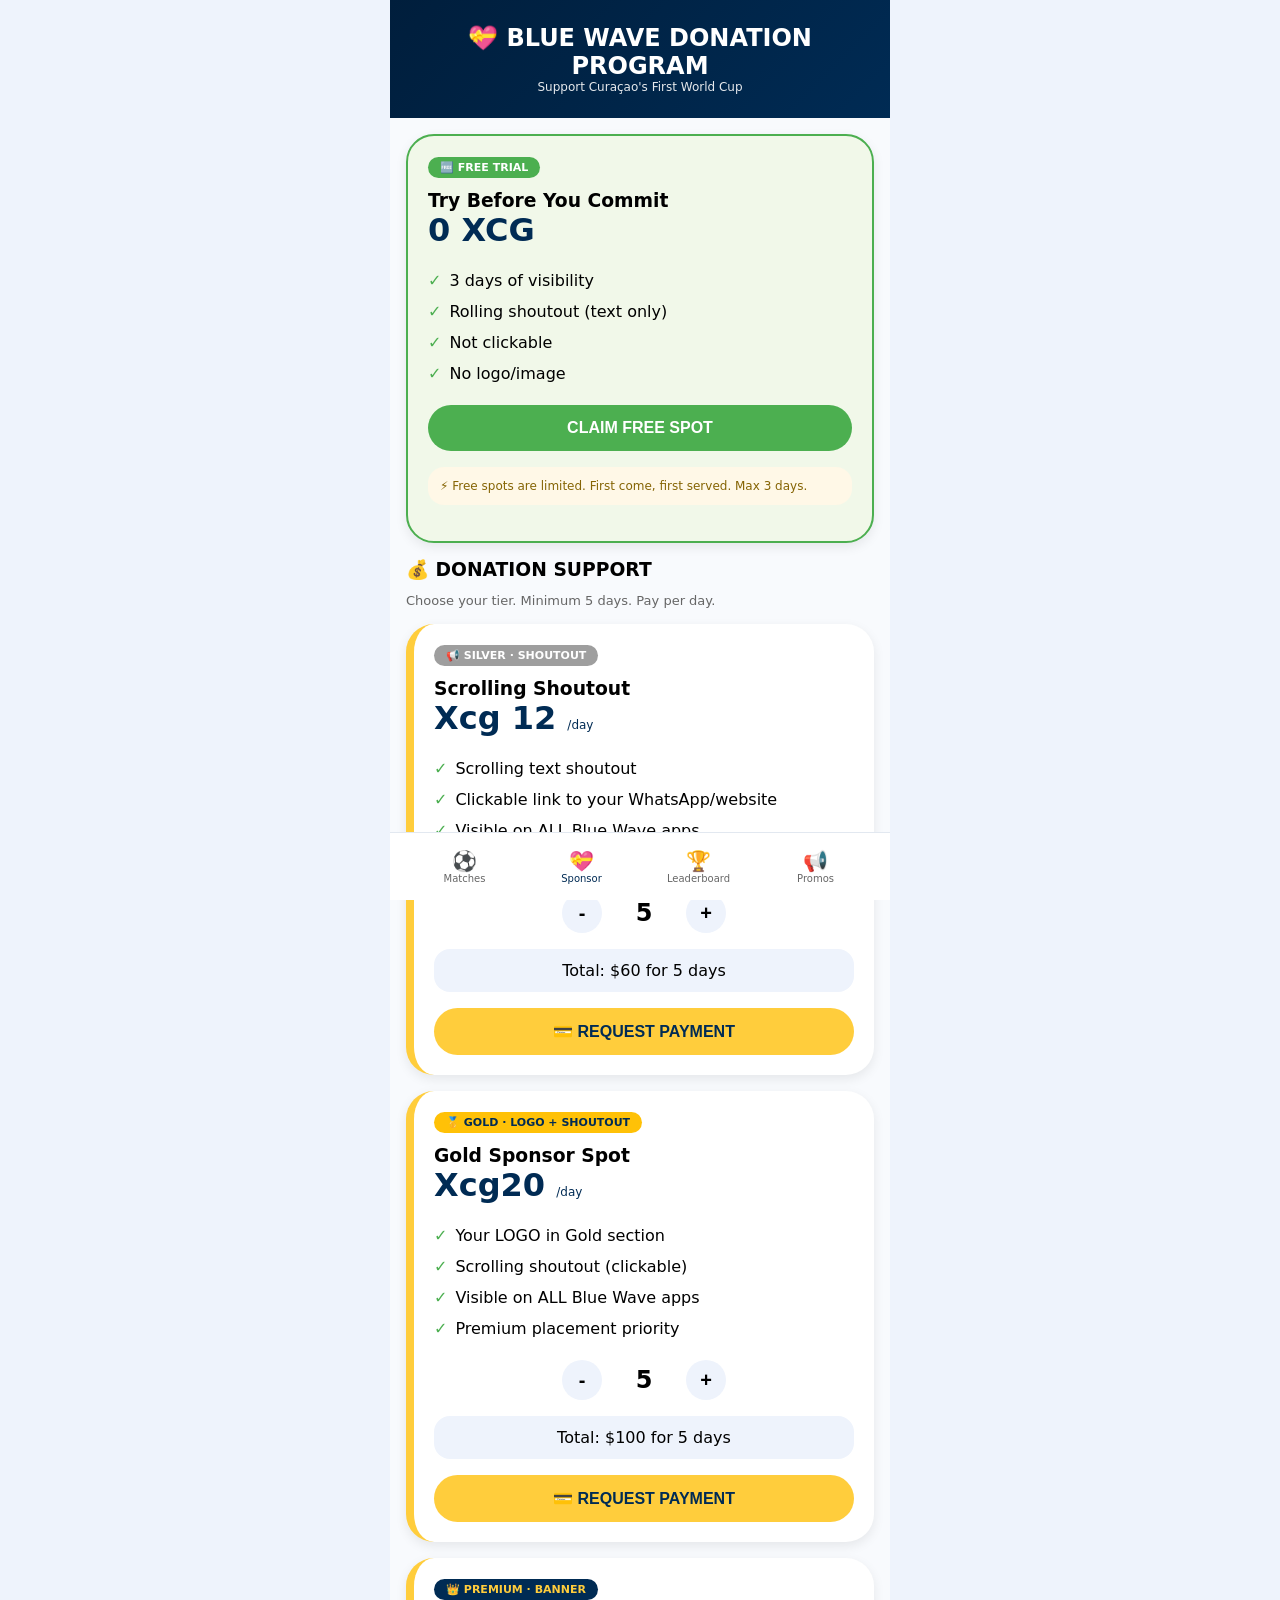
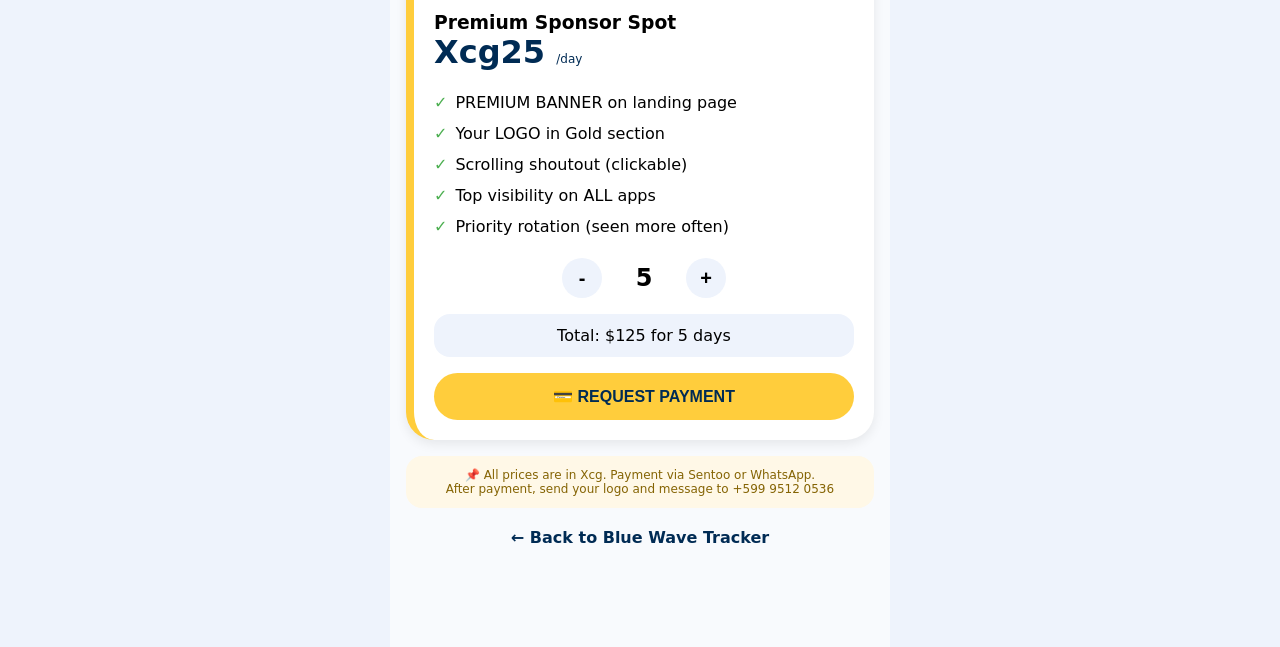
<file: donate.html>
<!DOCTYPE html>
<html lang="en">
<head>
    <meta charset="UTF-8">
    <meta name="viewport" content="width=device-width, initial-scale=1.0, user-scalable=yes">
    <title>Blue Wave · Sponsor Program</title>
    <link rel="stylesheet" href="style.css">
    <style>
        /* Sponsor App Specific Styles */
        .sponsor-card {
            background: white;
            border-radius: 28px;
            padding: 20px;
            margin-bottom: 16px;
            box-shadow: 0 4px 12px rgba(0,0,0,0.08);
        }
        
        .free-card {
            border: 2px solid #4caf50;
            background: #f1f8e9;
        }
        
        .paid-card {
            border-left: 8px solid #ffcd3c;
        }
        
        .tier-badge {
            display: inline-block;
            padding: 4px 12px;
            border-radius: 20px;
            font-size: 11px;
            font-weight: 700;
            margin-bottom: 12px;
        }
        
        .tier-free { background: #4caf50; color: white; }
        .tier-silver { background: #9e9e9e; color: white; }
        .tier-gold { background: #ffc107; color: #002b54; }
        .tier-premium { background: #002b54; color: #ffcd3c; }
        
        .price {
            font-size: 32px;
            font-weight: 800;
            color: #002b54;
        }
        
        .price small {
            font-size: 12px;
            font-weight: 400;
        }
        
        .benefits-list {
            list-style: none;
            padding: 0;
            margin: 16px 0;
        }
        
        .benefits-list li {
            padding: 6px 0;
            display: flex;
            align-items: center;
            gap: 8px;
        }
        
        .benefits-list li::before {
            content: "✓";
            color: #4caf50;
            font-weight: bold;
        }
        
        .day-selector {
            display: flex;
            align-items: center;
            gap: 12px;
            margin: 16px 0;
            justify-content: center;
        }
        
        .day-btn {
            background: #eef3fc;
            border: none;
            width: 40px;
            height: 40px;
            border-radius: 40px;
            font-size: 20px;
            font-weight: bold;
            cursor: pointer;
        }
        
        .day-count {
            font-size: 24px;
            font-weight: 800;
            min-width: 60px;
            text-align: center;
        }
        
        .total-price {
            background: #eef3fc;
            padding: 12px;
            border-radius: 16px;
            text-align: center;
            margin: 16px 0;
        }
        
        .action-btn {
            background: #ffcd3c;
            color: #002b54;
            width: 100%;
            padding: 14px;
            border: none;
            border-radius: 40px;
            font-weight: 800;
            font-size: 16px;
            cursor: pointer;
        }
        
        .info-note {
            background: #fff8e7;
            padding: 12px;
            border-radius: 16px;
            font-size: 12px;
            color: #856404;
            margin: 16px 0;
        }
        
        .back-link {
            display: flex;
            align-items: center;
            justify-content: center;
            gap: 8px;
            margin: 20px 0;
            color: #002b54;
            text-decoration: none;
            font-weight: 600;
        }
        
        .disabled-link {
            pointer-events: none;
            opacity: 0.6;
        }
    </style>
</head>
<body>

<div style="max-width: 500px; margin: 0 auto; background: #f8fafd; min-height: 100vh; padding-bottom: 80px;">
    
    <!-- Header -->
    <div style="background: linear-gradient(135deg, #001e3c, #002b54); padding: 24px 16px; text-align: center; color: white;">
        <h2>💝 BLUE WAVE DONATION PROGRAM</h2>
        <p style="font-size: 12px; opacity: 0.9;">Support Curaçao's First World Cup</p>
    </div>
    
    <!-- FREE TRIAL SECTION -->
    <div class="sponsor-card free-card" style="margin: 16px;">
        <span class="tier-badge tier-free">🆓 FREE TRIAL</span>
        <h3>Try Before You Commit</h3>
<div class="price">0 XCG</div>
        <ul class="benefits-list">
            <li>3 days of visibility</li>
            <li>Rolling shoutout (text only)</li>
            <li>Not clickable</li>
            <li>No logo/image</li>
        </ul>
        <button class="action-btn" id="freeTrialBtn" style="background: #4caf50; color: white;">CLAIM FREE SPOT</button>
        <div class="info-note">
            ⚡ Free spots are limited. First come, first served. Max 3 days.
        </div>
    </div>
    
    <!-- PAID SPONSORS SECTION -->
    <div style="padding: 0 16px;">
        <h3 style="margin-bottom: 12px;">💰 DONATION SUPPORT</h3>
        <p style="font-size: 13px; color: #666; margin-bottom: 16px;">Choose your tier. Minimum 5 days. Pay per day.</p>
    </div>
    
    <!-- SILVER TIER (Shoutout only) -->
    <div class="sponsor-card paid-card" id="silverCard" style="margin: 0 16px 16px 16px;" data-price="12">
        <span class="tier-badge tier-silver">📢 SILVER · SHOUTOUT</span>
        <h3>Scrolling Shoutout</h3>
        <div class="price">Xcg 12 <small>/day</small></div>
        <ul class="benefits-list">
            <li>Scrolling text shoutout</li>
            <li>Clickable link to your WhatsApp/website</li>
            <li>Visible on ALL Blue Wave apps</li>
            <li>Event Period total rotation (shared with others)</li>
        </ul>
        <div class="day-selector">
            <button class="day-btn silver-dec">-</button>
            <span class="day-count silver-days">5</span>
            <button class="day-btn silver-inc">+</button>
        </div>
        <div class="total-price silver-total">Total: Xcg60 for 5 days</div>
        <button class="action-btn silver-pay">💳 REQUEST PAYMENT</button>
    </div>
    
    <!-- GOLD TIER (Logo + Shoutout) -->
    <div class="sponsor-card paid-card" id="goldCard" style="margin: 0 16px 16px 16px;" data-price="20">
        <span class="tier-badge tier-gold">🥇 GOLD · LOGO + SHOUTOUT</span>
        <h3>Gold Sponsor Spot</h3>
        <div class="price">Xcg20 <small>/day</small></div>
        <ul class="benefits-list">
            <li>Your LOGO in Gold section</li>
            <li>Scrolling shoutout (clickable)</li>
            <li>Visible on ALL Blue Wave apps</li>
            <li>Premium placement priority</li>
        </ul>
        <div class="day-selector">
            <button class="day-btn gold-dec">-</button>
            <span class="day-count gold-days">5</span>
            <button class="day-btn gold-inc">+</button>
        </div>
        <div class="total-price gold-total">Total: Xcg100 for 5 days</div>
        <button class="action-btn gold-pay">💳 REQUEST PAYMENT</button>
    </div>
    
    <!-- PREMIUM TIER (Banner + All) -->
    <div class="sponsor-card paid-card" id="premiumCard" style="margin: 0 16px 16px 16px;" data-price="25">
        <span class="tier-badge tier-premium">👑 PREMIUM · BANNER</span>
        <h3>Premium Sponsor Spot</h3>
        <div class="price">Xcg25 <small>/day</small></div>
        <ul class="benefits-list">
            <li>PREMIUM BANNER on landing page</li>
            <li>Your LOGO in Gold section</li>
            <li>Scrolling shoutout (clickable)</li>
            <li>Top visibility on ALL apps</li>
            <li>Priority rotation (seen more often)</li>
        </ul>
        <div class="day-selector">
            <button class="day-btn premium-dec">-</button>
            <span class="day-count premium-days">5</span>
            <button class="day-btn premium-inc">+</button>
        </div>
        <div class="total-price premium-total">Total: Xcg125 for 5 days</div>
        <button class="action-btn premium-pay">💳 REQUEST PAYMENT</button>
    </div>
    
    <!-- Info Note -->
    <div class="info-note" style="margin: 16px; text-align: center;">
        📌 All prices are in Xcg. Payment via Sentoo or WhatsApp.<br>
        After payment, send your logo and message to +599 9512 0536
    </div>
    
    <!-- Back to Main App -->
    <a href="index.html" class="back-link">
        ← Back to Blue Wave Tracker
    </a>
    
    <!-- Bottom Navigation -->
    <div style="background: white; border-top: 1px solid #e2e8f0; display: flex; padding: 8px 16px; position: fixed; bottom: 0; left: 0; right: 0; max-width: 500px; margin: 0 auto;">
        <a href="index.html" style="flex:1; text-align:center; text-decoration:none; color:#666; padding:8px;">
            <div style="font-size:20px;">⚽</div>
            <div style="font-size:10px;">Matches</div>
        </a>
        <a href="donate.html" style="flex:1; text-align:center; text-decoration:none; color:#002b54; padding:8px;">
            <div style="font-size:20px;">💝</div>
            <div style="font-size:10px;">Sponsor</div>
        </a>
        <a href="leaderboard.html" style="flex:1; text-align:center; text-decoration:none; color:#666; padding:8px;">
            <div style="font-size:20px;">🏆</div>
            <div style="font-size:10px;">Leaderboard</div>
        </a>
        <a href="promotions.html" style="flex:1; text-align:center; text-decoration:none; color:#666; padding:8px;">
            <div style="font-size:20px;">📢</div>
            <div style="font-size:10px;">Promos</div>
        </a>
    </div>
</div>

<script>
    // ========== DAY COUNTER FUNCTIONS ==========
    function setupDayCounter(tier, pricePerDay) {
        let days = 5;
        const daysSpan = document.querySelector(`.${tier}-days`);
        const totalSpan = document.querySelector(`.${tier}-total`);
        const decBtn = document.querySelector(`.${tier}-dec`);
        const incBtn = document.querySelector(`.${tier}-inc`);
        const payBtn = document.querySelector(`.${tier}-pay`);
        
        function updateTotal() {
            const total = days * pricePerDay;
            daysSpan.textContent = days;
            totalSpan.innerHTML = `Total: $${total} for ${days} day${days > 1 ? 's' : ''}`;
        }
        
        decBtn.addEventListener('click', () => {
            if (days > 5) {
                days--;
                updateTotal();
            }
        });
        
        incBtn.addEventListener('click', () => {
            if (days < 30) {
                days++;
                updateTotal();
            }
        });
        
        payBtn.addEventListener('click', () => {
            const total = days * pricePerDay;
            let tierName = '';
            if (tier === 'silver') tierName = 'SILVER (Shoutout)';
            if (tier === 'gold') tierName = 'GOLD (Logo + Shoutout)';
            if (tier === 'premium') tierName = 'PREMIUM (Banner + All)';
            
            const message = `Hello! I want to become a ${tierName} sponsor for ${days} days ($${total}). Please send me payment instructions.`;
            window.open(`https://wa.me/59995120536?text=${encodeURIComponent(message)}`, '_blank');
        });
        
        updateTotal();
    }
    
    // Initialize day counters
    setupDayCounter('silver', 12);
    setupDayCounter('gold', 20);
    setupDayCounter('premium', 25);
    
    // Free Trial Button
    document.getElementById('freeTrialBtn').addEventListener('click', () => {
        const message = `Hello! I want to claim a FREE TRIAL sponsor spot (3 days, rolling shoutout). Please add me.`;
        window.open(`https://wa.me/59995120536?text=${encodeURIComponent(message)}`, '_blank');
    });
</script>
</body>
</html>
</file>
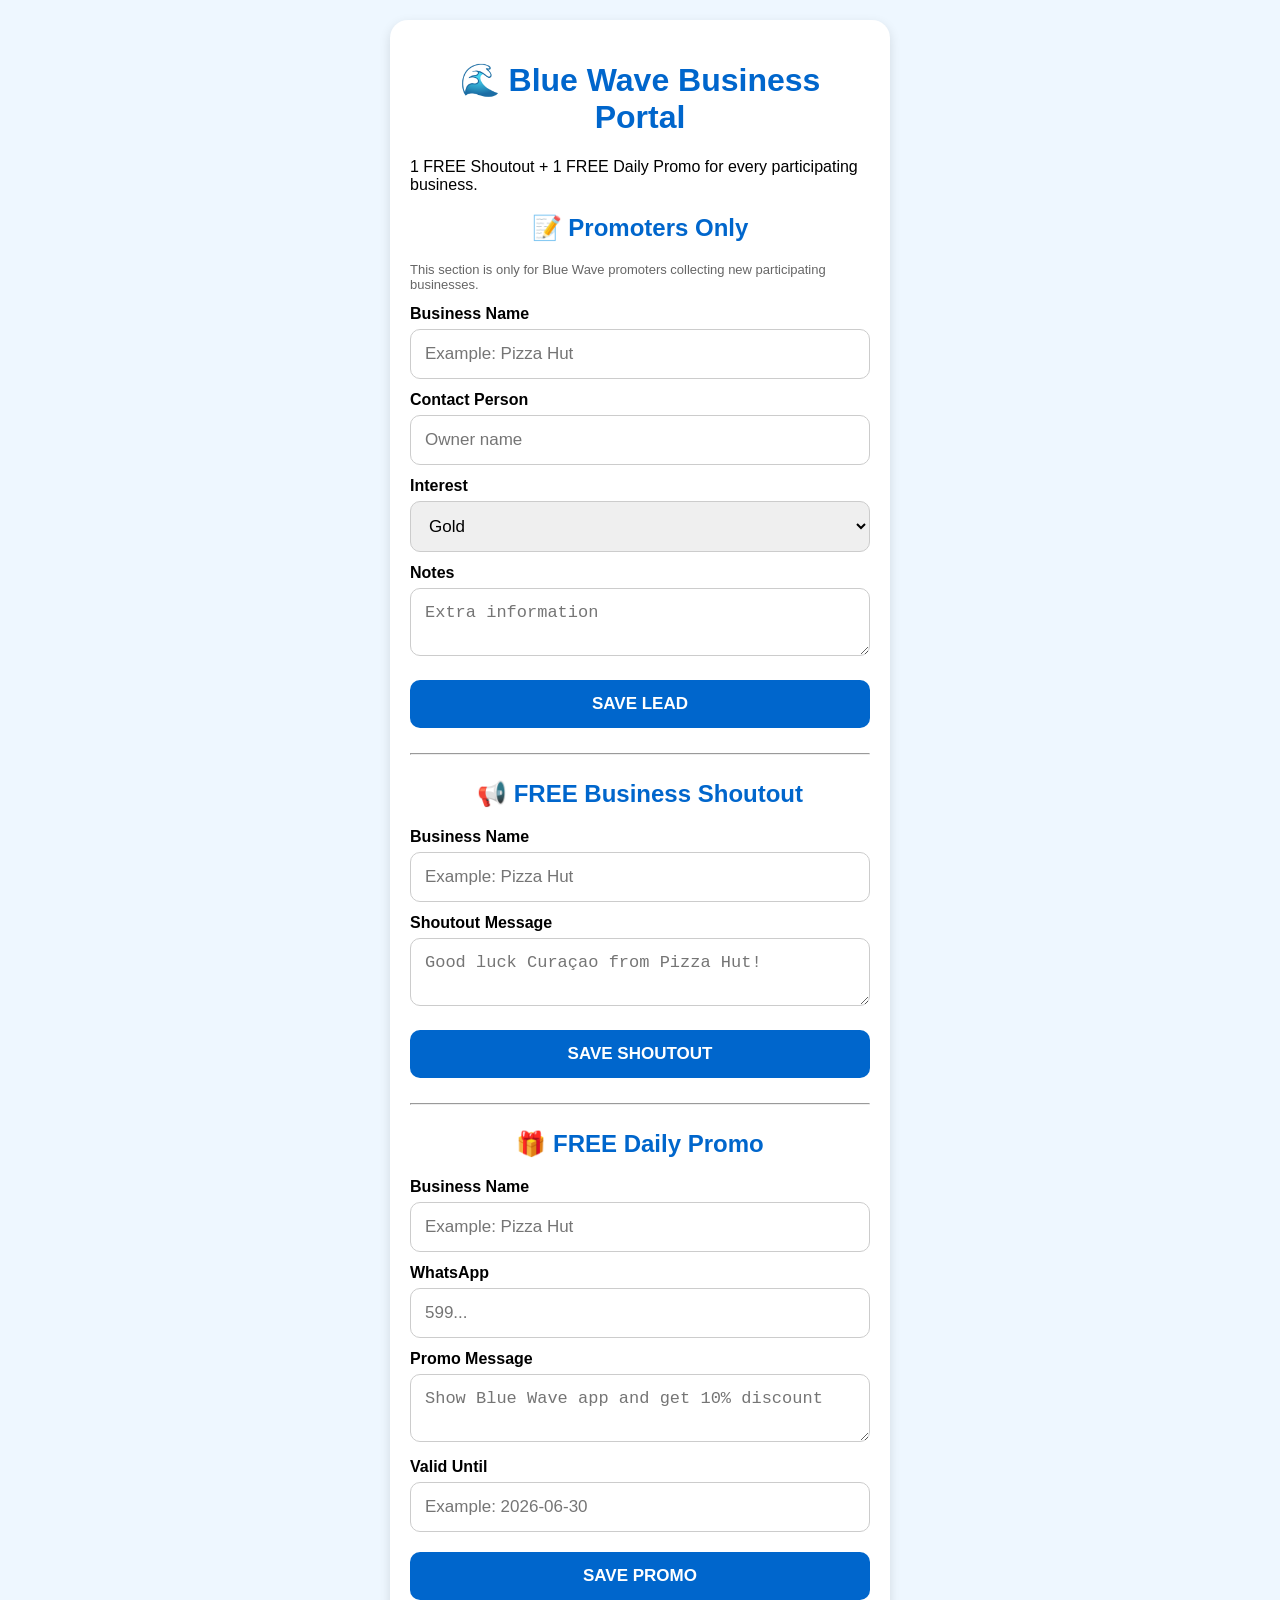
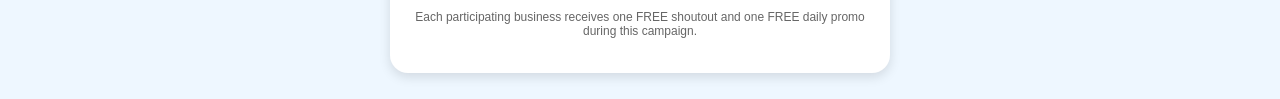
<file: promoter.html>
<!DOCTYPE html>
<html>
<head>
  <meta charset="UTF-8">
  <title>Blue Wave Shoutout Form</title>
  <meta name="viewport" content="width=device-width, initial-scale=1.0">

  <style>
    body {
      font-family: Arial, sans-serif;
      background: #eef7ff;
      padding: 20px;
      max-width: 500px;
      margin: auto;
    }

    .card {
      background: white;
      padding: 20px;
      border-radius: 18px;
      box-shadow: 0 4px 12px rgba(0,0,0,0.12);
    }

    h1, h2 {
      color: #0066cc;
      text-align: center;
    }

    label {
      font-weight: bold;
      margin-top: 12px;
      display: block;
    }

    input, select, textarea, button {
      width: 100%;
      padding: 14px;
      margin-top: 6px;
      font-size: 17px;
      border-radius: 10px;
      border: 1px solid #ccc;
      box-sizing: border-box;
    }

    button {
      background: #0066cc;
      color: white;
      font-weight: bold;
      margin-top: 20px;
      border: none;
    }

    #status, #shoutStatus, #promoStatus {
      margin-top: 15px;
      text-align: center;
      font-weight: bold;
    }

    hr {
      margin: 25px 0;
    }
  </style>
</head>

<body>

  <div class="card">
    <h1>🌊 Blue Wave Business Portal</h1>
<p>1 FREE Shoutout + 1 FREE Daily Promo for every participating business.</p>

   <h2>📝 Promoters Only</h2>
<p style="font-size:13px;color:#666;">
This section is only for Blue Wave promoters collecting new participating businesses.
</p>
    <label>Business Name</label>
    <input id="business" placeholder="Example: Pizza Hut">

    <label>Contact Person</label>
    <input id="contactPerson" placeholder="Owner name">



    <label>Interest</label>
    <select id="interest">
      <option>Gold</option>
      <option>Premium</option>
      <option>Shoutout</option>
    </select>

    <label>Notes</label>
    <textarea id="notes" placeholder="Extra information"></textarea>

    <button onclick="saveLead()">SAVE LEAD</button>

    <div id="status"></div>

    <hr>

    <h2>📢 FREE Business Shoutout</h2>

    <label>Business Name</label>
    <input id="shoutBusiness" placeholder="Example: Pizza Hut">

    <label>Shoutout Message</label>
    <textarea id="shoutMessage" placeholder="Good luck Curaçao from Pizza Hut!"></textarea>

    <button onclick="saveShoutout()">SAVE SHOUTOUT</button>

    <div id="shoutStatus"></div>
<hr>

<h2>🎁 FREE Daily Promo</h2>

<label>Business Name</label>
<input id="promoBusiness" placeholder="Example: Pizza Hut">
    <label>WhatsApp</label>
    <input id="promoWhatsapp" placeholder="599...">
<label>Promo Message</label>
<textarea id="promoMessage" placeholder="Show Blue Wave app and get 10% discount"></textarea>

<label>Valid Until</label>
<input id="promoValidUntil" placeholder="Example: 2026-06-30">

<button onclick="savePromo()">SAVE PROMO</button>
<p style="font-size:12px;color:#666;text-align:center;margin-top:10px;">
Each participating business receives one FREE shoutout and one FREE daily promo during this campaign.
</p>
<div id="promoStatus"></div>
    
  </div>
<script>
const API_URL = "https://script.google.com/macros/s/AKfycbzuh9dMshkt95gn7BX4oXMKBttAvGN-lYPS_wX0QeQaV5Bt_m_GJ-xLqg9MbEkQpGwe/exec";

function getUnitId() {
  const params = new URLSearchParams(window.location.search);
  return params.get("unit") || "CUR1";
}

async function postToSheet(data, statusId, successText) {
  const status = document.getElementById(statusId);
  status.innerHTML = "Saving...";

  try {
    await fetch(API_URL, {
      method: "POST",
      mode: "no-cors",
      headers: { "Content-Type": "application/json" },
      body: JSON.stringify(data)
    });

    status.innerHTML = successText;
  } catch (error) {
    status.innerHTML = "❌ Error. Check connection.";
  }
}

async function saveLead() {
  const data = {
    action: "addLead",
    unitId: getUnitId(),
    business: document.getElementById("business").value,
    contactPerson: document.getElementById("contactPerson").value,
    whatsapp: document.getElementById("whatsapp").value,
    interest: document.getElementById("interest").value,
    notes: document.getElementById("notes").value
  };

  await postToSheet(data, "status", "✅ Lead sent. Check LEADS sheet.");
}

async function saveShoutout() {
  const data = {
    action: "addShoutout",
    unitId: getUnitId(),
    business: document.getElementById("shoutBusiness").value,
    whatsapp: document.getElementById("shoutWhatsapp") ? document.getElementById("shoutWhatsapp").value : "",
    message: document.getElementById("shoutMessage").value,
    type: "PROMOTER"
  };

  await postToSheet(data, "shoutStatus", "✅ Shoutout sent. Check SHOUTOUTS sheet.");
}

async function savePromo() {
  alert("SAVE PROMO clicked");
  const data = {
    action: "addPromo",
    unitId: getUnitId(),
    sponsorName: document.getElementById("promoBusiness").value,
    whatsapp: document.getElementById("promoWhatsapp").value,
    message: document.getElementById("promoMessage").value,
    validUntil: document.getElementById("promoValidUntil").value,
    link:
  "https://wa.me/59995120536?text=" +
  encodeURIComponent(
    "Hi, I would like more information about " +
    document.getElementById("promoBusiness").value +
    "."
  ),
    promoType: "PROMOTER"
  };

  await postToSheet(data, "promoStatus", "✅ Promo sent. Check PROMOS sheet.");
}
</script>
</file>
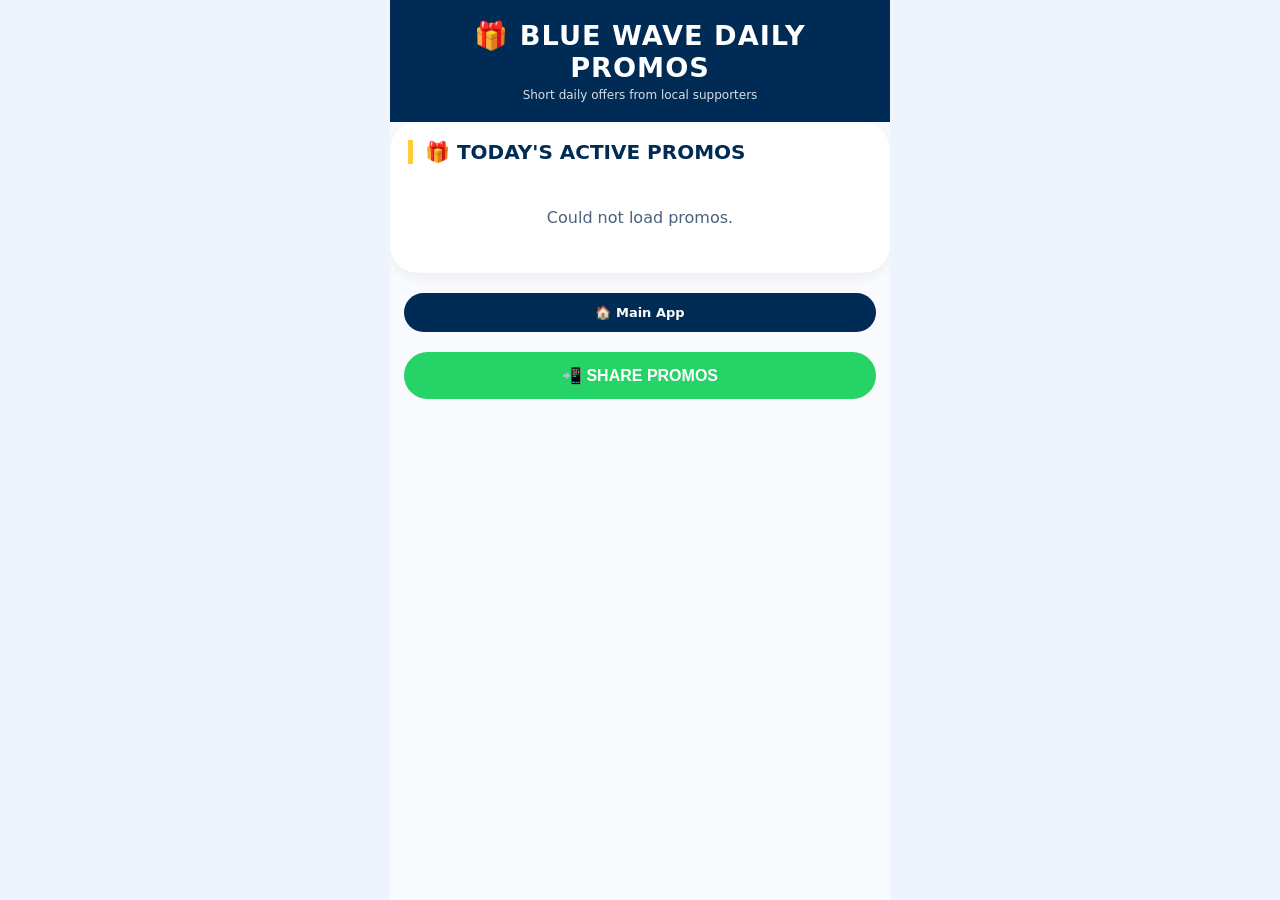
<file: promotions.html>
<!DOCTYPE html> <html lang="en"> 
  <head> <meta charset="UTF-8"> 
    <meta name="viewport" content="width=device-width, initial-scale=1.0, 
      user-scalable=yes"> <title>Blue Wave · Leaderboard</title> 
    <link rel="stylesheet" href="style.css"> 
  <link rel="stylesheet" href="style.css">
  </head> 
  <body>

<div id="appWrapper" style="display:block;">
  <div class="app-header">
    <h2>🎁 BLUE WAVE DAILY PROMOS</h2>
    <p>Short daily offers from local supporters</p>
  </div>

  <div class="card">
    <div class="card-title">🎁 TODAY'S ACTIVE PROMOS</div>
    <div id="promoList" class="loading">Loading promos...</div>
  </div>

  <div class="chain-nav">
    <a href="index.html?unit=CUR1">🏠 Main App</a>
  </div>

  <button class="share-btn" id="shareAppBtn">📲 SHARE PROMOS</button>
</div>

<script>
const BLUEWAVE_API_URL = "https://script.google.com/macros/s/AKfycbzuh9dMshkt95gn7BX4oXMKBttAvGN-lYPS_wX0QeQaV5Bt_m_GJ-xLqg9MbEkQpGwe/exec";

function getCurrentUnit() {
  const params = new URLSearchParams(window.location.search);
  return params.get("unit") || "CUR1";
}

function formatLink(link) {
  if (!link) return "";
  if (link.startsWith("http")) return link;
  if (link.startsWith("wa.me")) return "https://" + link;
  return link;
}

async function loadPromos() {
  const unit = getCurrentUnit();
  const container = document.getElementById("promoList");

  container.innerHTML = "Loading promos...";

  try {
    const response = await fetch(BLUEWAVE_API_URL);
    const data = await response.json();

    const promos = (data.promos || [])
      .filter(p => String(p.unitId).trim().toUpperCase() === unit.toUpperCase());

    if (!promos.length) {
      container.innerHTML = "No active promos yet.";
      return;
    }

    container.innerHTML = promos.reverse().map(p => `
      <div style="background:white;padding:15px;border-radius:14px;margin:12px 0;box-shadow:0 2px 8px rgba(0,0,0,.08);">
        <h3>🎁 ${p.SponsorName || "Sponsor"}</h3>
        <p>${p.Message || ""}</p>
        <p><small>Valid until: ${p.ValidUntil || "Today"}</small></p>
        ${p.Link ? `<a href="${formatLink(p.Link)}" target="_blank" style="display:block;background:#0066cc;color:white;text-align:center;padding:12px;border-radius:10px;text-decoration:none;font-weight:bold;">WhatsApp</a>` : ""}
      </div>
    `).join("");

  } catch (err) {
    container.innerHTML = "Could not load promos.";
  }
}

function shareApp() {
  if (navigator.share) {
    navigator.share({
      title: "Blue Wave Daily Promos",
      text: "🎁 Check today’s Blue Wave promos!",
      url: window.location.href
    });
  } else {
    navigator.clipboard.writeText(window.location.href);
    alert("Link copied!");
  }
}

document.addEventListener("DOMContentLoaded", () => {
  loadPromos();

  const shareBtn = document.getElementById("shareAppBtn");
  if (shareBtn) shareBtn.addEventListener("click", shareApp);
});
</script>

</body>
</file>
<file: style.css>
* {
  margin: 0;
  padding: 0;
  box-sizing: border-box;
}

body {
  font-family: system-ui, -apple-system, 'Segoe UI', 'Inter', Helvetica, Arial, sans-serif;
  background: #eef3fc;
  min-height: 100vh;
}

/* ========== LANDING PAGE ========== */
#landingPage {
  width: 100%;
  min-height: 100vh;
  background: linear-gradient(135deg, #001e3c, #002b54);
  display: flex;
  flex-direction: column;
  align-items: center;
  justify-content: center;
  padding: 20px;
}
.ticker {
  background: #003b73;
  color: white;
  overflow: hidden;
  white-space: nowrap;
  padding: 10px;
  font-weight: bold;
}

#tickerText {
  display: inline-block;
  padding-left: 100%;
  animation: scrollText 22s linear infinite;
}

@keyframes scrollText {
  from { transform: translateX(0); }
  to { transform: translateX(-100%); }
}

.daily-promo {
  background: #fff3cd;
  color: #3b2f00;
  padding: 14px;
  margin: 10px;
  border-radius: 12px;
  font-weight: bold;
  text-align: center;
}
.banner-container {
  max-width: 500px;
  width: 100%;
  margin: 0 auto;
  border-radius: 32px;
  overflow: hidden;
  box-shadow: 0 20px 35px -12px rgba(0,0,0,0.4);
}

.banner-container img {
  width: 100%;
  height: auto;
  display: block;
}

/* Premium Sponsor Grid - Clean & Professional */
.premium-grid {
    display: grid;
    grid-template-columns: repeat(2, 1fr);
    gap: 10px;
}

.premium-ad {
    background: white;
    border-radius: 12px;
    padding: 8px;
    cursor: pointer;
    text-align: center;
    min-height: 100px;
    display: flex;
    align-items: center;
    justify-content: center;
}

.premium-ad:hover {
    transform: translateY(-2px);
    box-shadow: 0 8px 20px rgba(0,0,0,0.12);
}

.premium-ad img {
    max-width: 95%;
    height: auto;
    max-height: 90px;
    object-fit: contain;
}

/* Remove the text name - logo is enough */
.premium-ad .ad-name {
    display: none;
}
.enter-btn {
  background: #ffcd3c;
  border: none;
  width: 100%;
  max-width: 320px;
  margin: 20px auto 0;
  display: block;
  padding: 16px 20px;
  font-size: 1.3rem;
  font-weight: 800;
  color: #00264d;
  border-radius: 60px;
  cursor: pointer;
  transition: 0.2s;
  box-shadow: 0 6px 14px rgba(0,0,0,0.2);
}

.enter-btn:hover {
  background: #ffdd77;
  transform: scale(0.98);
}

/* ========== APP WRAPPER ========== */
#appWrapper {
  display: none;
  max-width: 500px;
  margin: 0 auto;
  background: #f8fafd;
  min-height: 100vh;
  overflow-x: hidden;
}

.app-header {
  background: #002b54;
  padding: 20px 16px;
  text-align: center;
  color: white;
}

.app-header h2 {
  font-size: 1.7rem;
  letter-spacing: 1px;
}

.app-header p {
  font-size: 0.75rem;
  opacity: 0.85;
  margin-top: 5px;
}

/* Tabs */
.tabs {
  display: flex;
  flex-wrap: wrap;
  background: white;
  border-bottom: 2px solid #e2e8f0;
}

.tab {
  flex: 1;
  padding: 12px 6px;
  font-size: 12px;
  font-weight: 700;
  background: #f1f5f9;
  border: none;
  cursor: pointer;
  color: #2c3e66;
  transition: 0.2s;
}

.tab.active {
  background: #002b54;
  color: white;
}

/* Sections */
.section {
  display: none;
  padding: 18px 14px;
  animation: fade 0.25s ease;
}

.section.active-section {
  display: block;
}

@keyframes fade {
  from {
    opacity: 0;
    transform: translateY(8px);
  }
  to {
    opacity: 1;
    transform: translateY(0);
  }
}

/* Cards */
.card {
  background: white;
  border-radius: 28px;
  padding: 18px;
  margin-bottom: 20px;
  box-shadow: 0 4px 12px rgba(0, 0, 0, 0.05);
}

.card-title {
  font-size: 1.25rem;
  font-weight: 800;
  color: #002b54;
  border-left: 5px solid #ffcd3c;
  padding-left: 12px;
  margin-bottom: 16px;
}

/* Match Items */
.match-item {
  background: #f8fafc;
  border-radius: 20px;
  padding: 12px;
  margin-bottom: 12px;
  border: 1px solid #eef2f6;
}

.match-date {
  font-size: 11px;
  color: #2c6e9e;
  font-weight: 600;
}

.match-teams {
  font-weight: 700;
  font-size: 1rem;
  display: flex;
  justify-content: space-between;
  align-items: center;
  flex-wrap: wrap;
  margin: 6px 0;
}

.match-score {
  background: #e9f0f9;
  padding: 4px 12px;
  border-radius: 40px;
  font-weight: 800;
  color: #002b54;
}

/* Gold Grid */
.gold-grid {
    display: grid;
    grid-template-columns: repeat(2, 1fr);
    gap: 8px;           /* REDUCED gap between boxes */
}

.gold-item {
    background: #f1f5f9;
    border-radius: 12px;  /* SMALLER rounded corners */
    padding: 6px;         /* MINIMAL padding */
    text-align: center;
    cursor: pointer;
    min-height: 100px;    /* Fixed minimum height */
    display: flex;
    flex-direction: column;
    justify-content: center;
    align-items: center;
}

.gold-item:hover {
  transform: translateY(-2px);
  background: #e9f0f9;
}

.gold-item img {
    max-width: 90%;       /* Take most of the width */
    height: auto;         /* Auto height maintains ratio */
    max-height: 80px;     /* Taller logos */
    object-fit: contain;
}

.gold-item div {
    font-size: 10px;
    margin-top: 4px;
    color: #003366;
    font-weight: 600;
}

/* Silver Scrolling */
.silver-frame {
  background: #002b54;
  border-radius: 40px;
  padding: 12px;
  overflow: hidden;
  margin-top: 12px;
}

.silver-scroll {
  display: flex;
  gap: 36px;
  white-space: nowrap;
  animation: scrollMarquee 22s linear infinite;
}

.silver-item {
  color: #ffdd99;
  font-weight: 500;
  font-size: 14px;
}

@keyframes scrollMarquee {
  from {
    transform: translateX(0);
  }
  to {
    transform: translateX(-100%);
  }
}

/* Chain Navigation */
.chain-nav {
  display: flex;
  justify-content: space-around;
  gap: 12px;
  margin: 20px 0;
  padding: 0 14px;
}

.chain-nav a {
  flex: 1;
  text-align: center;
  background: #002b54;
  color: white;
  text-decoration: none;
  padding: 12px;
  border-radius: 40px;
  font-weight: 600;
  font-size: 13px;
  transition: 0.2s;
}

.chain-nav a:hover {
  background: #ffcd3c;
  color: #002b54;
}

/* Share Button */
.share-btn {
  background: #25d366;
  border: none;
  width: calc(100% - 28px);
  margin: 0 14px 20px;
  padding: 14px;
  font-size: 1rem;
  font-weight: 800;
  color: white;
  border-radius: 60px;
  cursor: pointer;
  transition: 0.2s;
}

.share-btn:hover {
  background: #128c7e;
  transform: scale(0.98);
}

/* Donation Page Styles */
.donation-tier {
  background: white;
  border-radius: 20px;
  padding: 16px;
  margin-bottom: 12px;
  border-left: 5px solid #ffcd3c;
}

.donation-tier h3 {
  color: #002b54;
  margin-bottom: 8px;
}

.donation-tier .price {
  font-size: 20px;
  font-weight: 800;
  color: #ffcd3c;
  margin: 8px 0;
}

.donation-btn {
  background: #002b54;
  color: white;
  border: none;
  padding: 10px 20px;
  border-radius: 40px;
  cursor: pointer;
  margin-top: 8px;
}

/* Leaderboard Styles */
.leaderboard-item {
  display: flex;
  justify-content: space-between;
  padding: 12px 0;
  border-bottom: 1px solid #e9edf2;
}

.rank {
  font-weight: 800;
  color: #ffb347;
  width: 40px;
}

.sponsored-badge {
  background: #ffcd3c;
  font-size: 9px;
  padding: 2px 8px;
  border-radius: 30px;
  margin-left: 8px;
  color: #002b54;
  font-weight: 700;
}

.prediction-form {
  background: #eef3fc;
  border-radius: 28px;
  padding: 16px;
  margin-top: 20px;
  margin-bottom: 20px;
}

.radio-group {
  display: flex;
  gap: 20px;
  justify-content: center;
  margin: 15px 0;
}

.submit-pred {
  background: #002b54;
  color: white;
  border: none;
  width: 100%;
  padding: 12px;
  border-radius: 40px;
  font-weight: 700;
  cursor: pointer;
}

/* Promotions Styles */
.promo-card {
  background: #fff8e7;
  border-left: 5px solid #ffcd3c;
  border-radius: 16px;
  padding: 12px;
  margin-bottom: 12px;
  cursor: pointer;
}

.promo-title {
  font-weight: 800;
  color: #002b54;
}

/* Loading */
.loading {
  text-align: center;
  padding: 28px;
  color: #4a627a;
}

/* Utilities */
.hidden {
  display: none;
}
</file>
